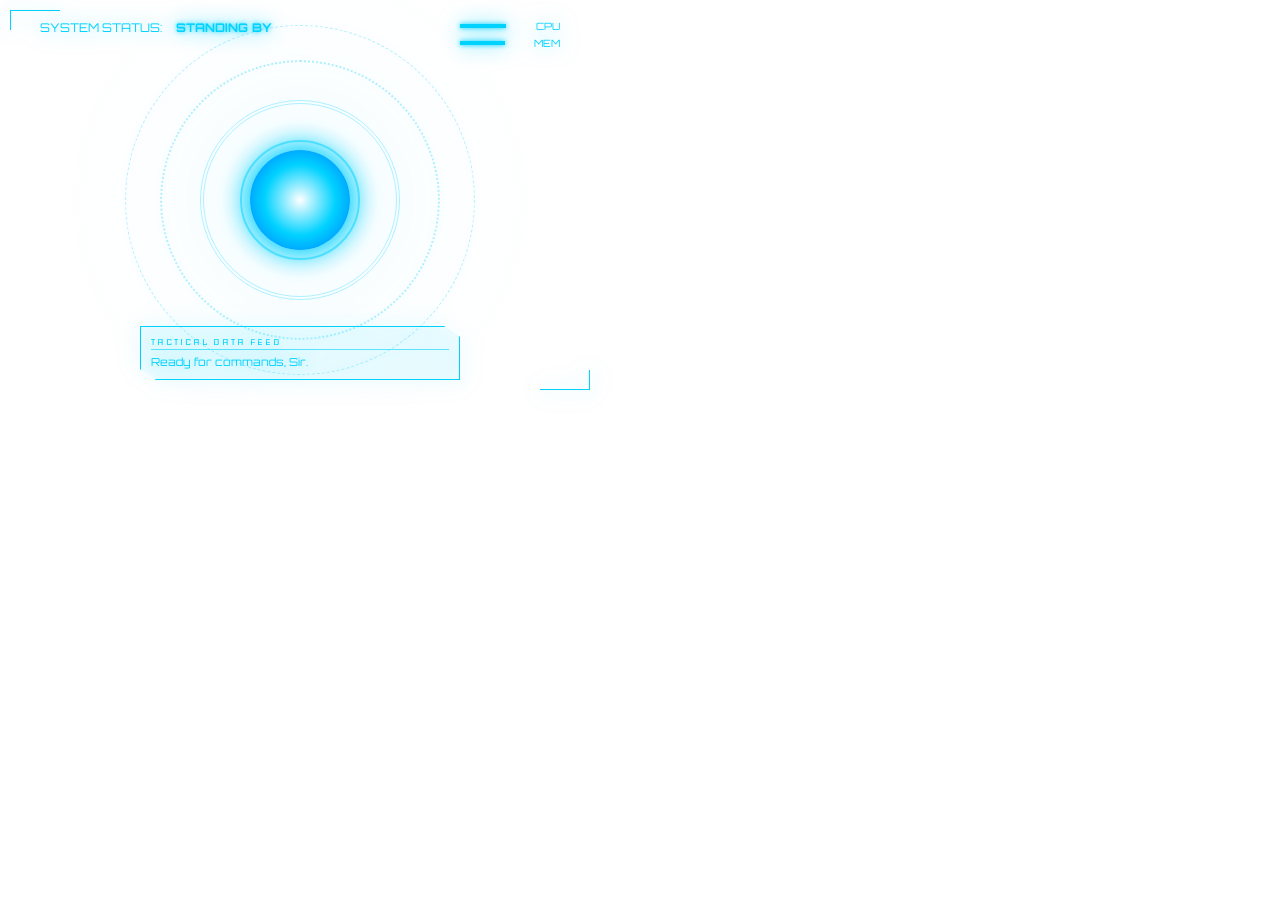
<file: visualizer/index.html>
<!DOCTYPE html>
<html lang="en">
<head>
    <meta charset="UTF-8">
    <title>J.A.R.V.I.S. Holographic HUD</title>
    <link rel="stylesheet" href="style.css">
    <link href="https://fonts.googleapis.com/css2?family=Orbitron:wght@400;700&family=Iceland&display=swap" rel="stylesheet">
</head>
<body class="idle">
    <div class="hologram-container">
        <!-- Holographic Rings -->
        <div class="rings">
            <div class="ring outer"></div>
            <div class="ring middle"></div>
            <div class="ring inner"></div>
        </div>

        <!-- System Core -->
        <div class="core-container">
            <div class="core">
                <div class="core-glow"></div>
                <div class="core-inner"></div>
            </div>
        </div>

        <!-- Status & Data Feed -->
        <div class="hud-elements">
            <div class="status-box">
                <span class="label">SYSTEM STATUS:</span>
                <span class="value" id="status-text">STANDING BY</span>
            </div>
            
            <div class="diagnostics">
                <div class="stat"><div class="bar" id="cpu-bar"></div><span>CPU</span></div>
                <div class="stat"><div class="bar" id="mem-bar"></div><span>MEM</span></div>
            </div>

            <div class="data-feed">
                <div class="feed-header">TACTICAL DATA FEED</div>
                <div class="feed-content" id="data-content">
                    Ready for commands, Sir.
                </div>
            </div>
        </div>

        <!-- Peripheral Decorative Elements -->
        <div class="decor-line top-left"></div>
        <div class="decor-line bottom-right"></div>
    </div>

    <script src="script.js"></script>
</body>
</html>
</file>
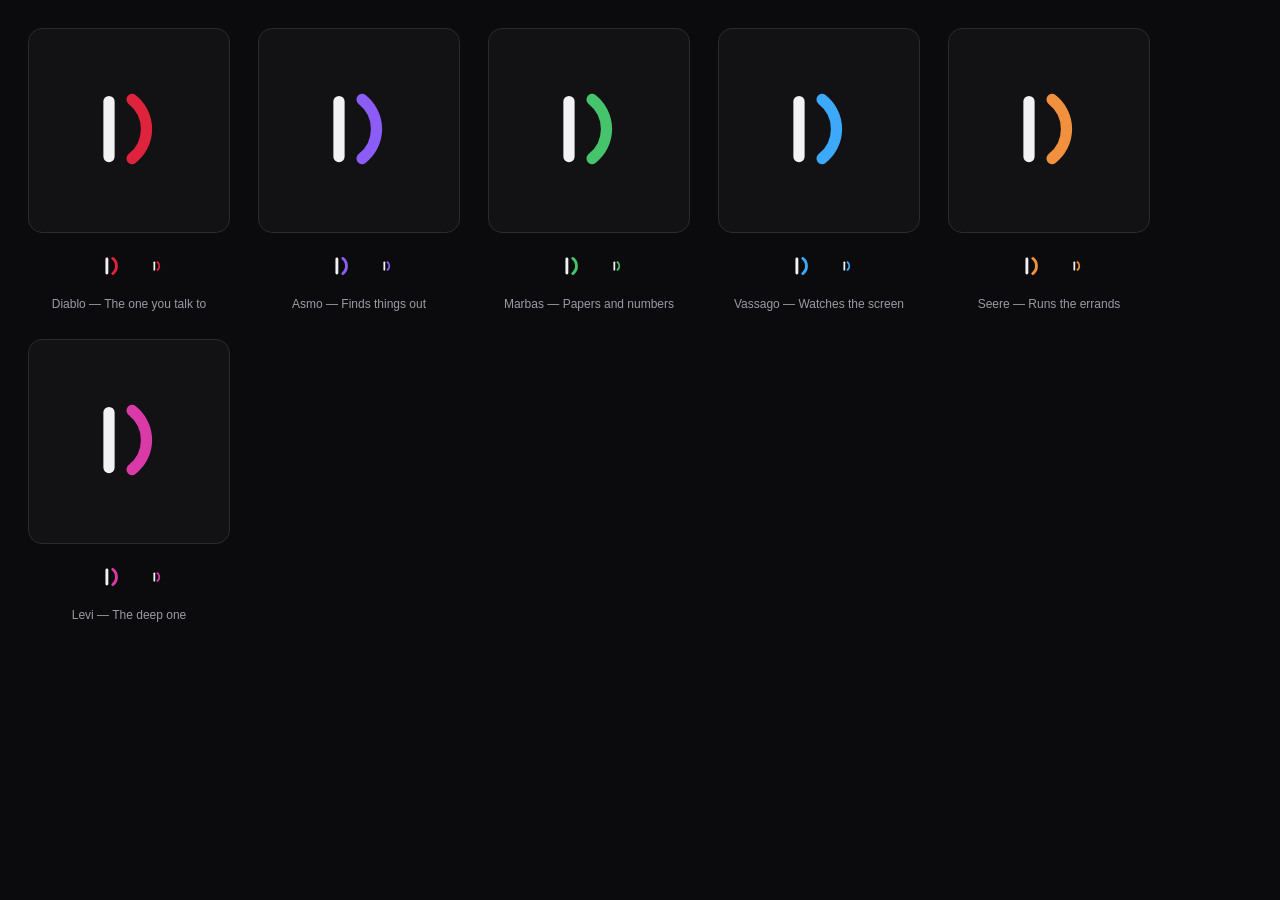
<file: app/preview.html>
<!doctype html>
<html><head><meta charset="utf-8"><title>Agents</title>
<style>
  body { background:#0B0B0D; color:#F2F2F4; font:14px -apple-system,sans-serif;
         margin:0; padding:28px; display:flex; gap:28px; flex-wrap:wrap; }
  figure { margin:0; text-align:center; }
  .big { background:#121215; border:1px solid #2A2A31; border-radius:14px; padding:10px; }
  figcaption { margin-top:8px; font-size:12px; color:#9B9BA5; }
  .small { display:flex; gap:10px; align-items:center; margin-top:10px; justify-content:center; }
</style></head>
<body>
<div id="out" style="display:flex;gap:28px;flex-wrap:wrap"></div>
<script type="module">
  import { mascot, AGENTS } from './mascot.js';
  document.getElementById('out').innerHTML = AGENTS.map(a => `
    <figure>
      <div class="big">${mascot({accent:a.accent, eye:a.eye, mouth:a.mouth, size:180})}</div>
      <div class="small">
        ${mascot({accent:a.accent, eye:a.eye, mouth:a.mouth, size:46, wave:false})}
        ${mascot({accent:a.accent, eye:a.eye, mouth:a.mouth, size:24, wave:false})}
      </div>
      <figcaption>${a.name} — ${a.role}</figcaption>
    </figure>`).join('');
</script>
</body></html>
</file>
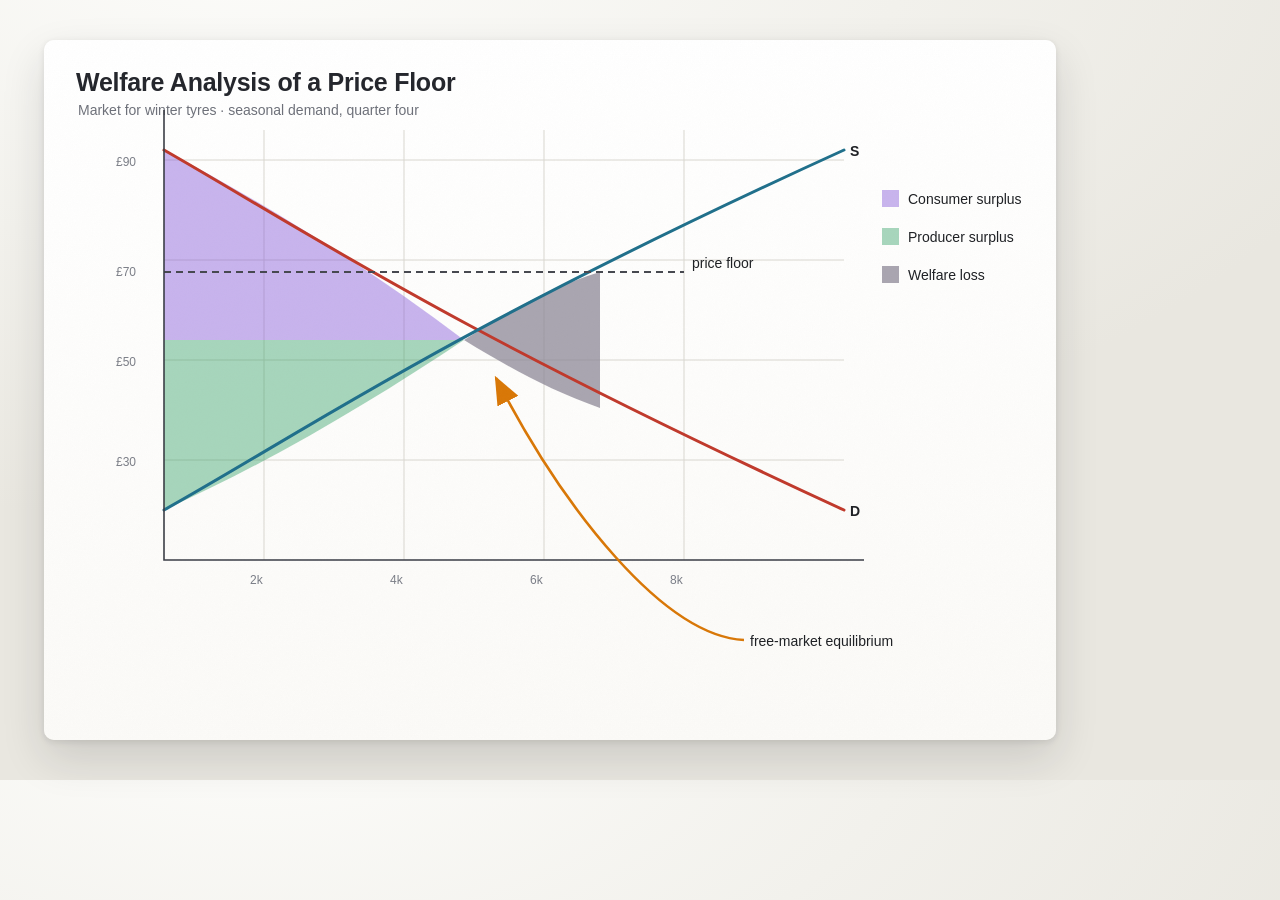
<file: tests/fixtures/real/econ_diagram.html>
<!doctype html>
<meta charset="utf-8">
<title>Welfare Analysis of a Price Floor</title>
<style>
  @page { size: 1100px 780px; margin: 0; }
  html, body { margin: 0; padding: 0; }
  body {
    width: 1100px; height: 780px;
    font: 15px/1.5 "Helvetica Neue", Helvetica, Arial, sans-serif;
    color: #23252b;
    background:
      radial-gradient(1200px 600px at 20% -10%, #fdfdfb 0%, #f2f1ec 55%, #e9e7e0 100%);
  }
  .card {
    position: absolute; left: 44px; top: 40px; width: 1012px; height: 700px;
    background: linear-gradient(178deg, #ffffff 0%, #fbfaf7 100%);
    border-radius: 10px;
    box-shadow: 0 18px 44px rgba(28,28,34,.14), 0 2px 6px rgba(28,28,34,.10);
  }
  h1 { position: absolute; left: 76px; top: 64px; margin: 0;
       font-size: 25px; font-weight: 600; letter-spacing: -.01em; }
  .sub { position: absolute; left: 78px; top: 100px; font-size: 14px; color: #6d7079; }
  svg { position: absolute; left: 44px; top: 40px; }
  .axis { stroke: #3a3d45; stroke-width: 1.6; fill: none; }
  .grid { stroke: #d9d7d0; stroke-width: 1; }
  .tick { font-size: 12px; fill: #7a7d86; }
  .curve-d { stroke: #c0392b; stroke-width: 3; fill: none; stroke-linecap: round; }
  .curve-s { stroke: #1f6f8b; stroke-width: 3; fill: none; stroke-linecap: round; }
  .floor   { stroke: #46484f; stroke-width: 1.8; stroke-dasharray: 7 5; fill: none; }
  .anno    { font-size: 14px; fill: #1e2024; }
  .legend  { font-size: 14px; fill: #1e2024; }
</style>
<body>
<div class="card"></div>
<h1>Welfare Analysis of a Price Floor</h1>
<div class="sub">Market for winter tyres &middot; seasonal demand, quarter four</div>

<svg width="1012" height="700" viewBox="0 0 1012 700">
  <defs>
    <filter id="grain"><feTurbulence type="fractalNoise" baseFrequency="0.85"
      numOctaves="2" result="n"/><feColorMatrix in="n" type="saturate" values="0"/>
      <feComponentTransfer><feFuncA type="linear" slope="0.055"/></feComponentTransfer>
    </filter>
    <marker id="head" markerWidth="11" markerHeight="9" refX="10" refY="4.5"
            orient="auto"><path d="M0,0 L11,4.5 L0,9 z" fill="#d97706"/></marker>
  </defs>

  <!-- gridlines -->
  <g class="grid">
    <line x1="120" y1="120" x2="800" y2="120"/><line x1="120" y1="220" x2="800" y2="220"/>
    <line x1="120" y1="320" x2="800" y2="320"/><line x1="120" y1="420" x2="800" y2="420"/>
    <line x1="220" y1="90"  x2="220" y2="520"/><line x1="360" y1="90" x2="360" y2="520"/>
    <line x1="500" y1="90"  x2="500" y2="520"/><line x1="640" y1="90" x2="640" y2="520"/>
  </g>

  <!-- CONSUMER SURPLUS: violet, the only violet thing in the picture -->
  <path d="M120,110 C230,168 330,232 420,300 L120,300 Z"
        fill="#7c4dd6" fill-opacity="0.42"/>
  <!-- PRODUCER SURPLUS: green -->
  <path d="M120,470 C230,420 330,360 420,300 L120,300 Z"
        fill="#2e9e63" fill-opacity="0.42"/>
  <!-- DEADWEIGHT LOSS: warm grey, right of the crossing -->
  <path d="M420,300 C470,268 510,246 556,232 L556,368 C505,350 466,328 420,300 Z"
        fill="#8a8494" fill-opacity="0.72"/>

  <!-- curves, genuinely curved -->
  <path class="curve-d" d="M120,110 C260,190 400,286 800,470"/>
  <path class="curve-s" d="M120,470 C260,392 400,292 800,110"/>
  <path class="floor" d="M120,232 L640,232"/>

  <!-- axes and ticks -->
  <path class="axis" d="M120,70 L120,520 L820,520"/>
  <text class="tick" x="72"  y="126">£90</text>
  <text class="tick" x="72"  y="236">£70</text>
  <text class="tick" x="72"  y="326">£50</text>
  <text class="tick" x="72"  y="426">£30</text>
  <text class="tick" x="206" y="544">2k</text>
  <text class="tick" x="346" y="544">4k</text>
  <text class="tick" x="486" y="544">6k</text>
  <text class="tick" x="626" y="544">8k</text>
  <text class="anno" x="806" y="476" fill="#c0392b" font-weight="600">D</text>
  <text class="anno" x="806" y="116" fill="#1f6f8b" font-weight="600">S</text>
  <text class="anno" x="648" y="228">price floor</text>

  <!-- arrow annotation, pointing at the crossing from the lower right -->
  <path d="M700,600 C620,596 520,470 452,338" stroke="#d97706" stroke-width="2.6"
        fill="none" marker-end="url(#head)"/>
  <text class="anno" x="706" y="606" fill="#9a5b06">free-market equilibrium</text>

  <!-- the legend: every filled area is named HERE, far from the shapes -->
  <g transform="translate(838,150)">
    <rect x="0"  y="0"  width="17" height="17" fill="#7c4dd6" fill-opacity="0.42"/>
    <text class="legend" x="26" y="14">Consumer surplus</text>
    <rect x="0"  y="38" width="17" height="17" fill="#2e9e63" fill-opacity="0.42"/>
    <text class="legend" x="26" y="52">Producer surplus</text>
    <rect x="0"  y="76" width="17" height="17" fill="#8a8494" fill-opacity="0.72"/>
    <text class="legend" x="26" y="90">Welfare loss</text>
  </g>

  <rect x="0" y="0" width="1012" height="700" filter="url(#grain)" opacity="0.5"
        pointer-events="none"/>
</svg>
</body>
</file>
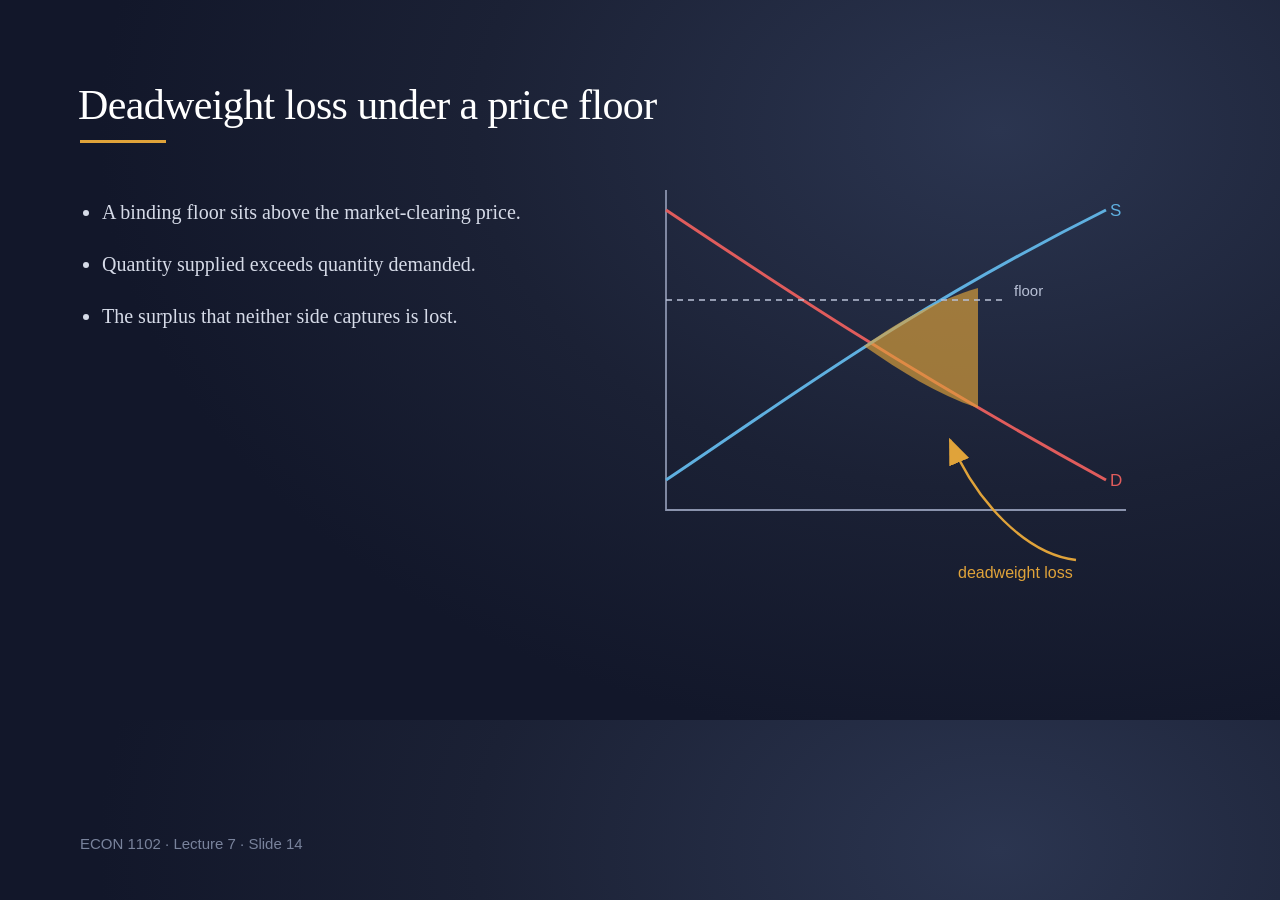
<file: tests/fixtures/real/lecture_slide.html>
<!doctype html>
<meta charset="utf-8">
<title>Deadweight Loss — Lecture 7</title>
<style>
  html,body{margin:0;padding:0}
  body{width:1280px;height:720px;
    font:19px/1.6 Georgia,"Times New Roman",serif;color:#f4f2ee;
    background:radial-gradient(900px 620px at 78% 18%,#2b3550 0%,#1b2135 58%,#12172a 100%);}
  h1{position:absolute;left:78px;top:72px;margin:0;font-size:42px;
     font-weight:normal;letter-spacing:-.015em;color:#fff;}
  .rule{position:absolute;left:80px;top:140px;width:86px;height:3px;background:#e0a33a;}
  ul{position:absolute;left:78px;top:196px;width:470px;margin:0;padding-left:24px;
     color:#d6dbe8;font-size:20px;}
  li{margin-bottom:20px;}
  .footer{position:absolute;left:80px;bottom:44px;color:#79839c;font-size:15px;
          font-family:-apple-system,Helvetica,Arial,sans-serif;}
  svg{position:absolute;left:606px;top:150px;}
</style>
<body>
<h1>Deadweight loss under a price floor</h1>
<div class="rule"></div>
<ul>
  <li>A binding floor sits above the market-clearing price.</li>
  <li>Quantity supplied exceeds quantity demanded.</li>
  <li>The surplus that neither side captures is lost.</li>
</ul>
<svg width="600" height="440" viewBox="0 0 600 440">
  <defs><marker id="a" markerWidth="11" markerHeight="9" refX="10" refY="4.5"
    orient="auto"><path d="M0,0 L11,4.5 L0,9 z" fill="#e0a33a"/></marker></defs>
  <path d="M60,40 L60,360 L520,360" stroke="#8a93ad" stroke-width="1.8" fill="none"/>
  <path d="M60,60 C180,140 300,220 500,330" stroke="#e05c5c" stroke-width="3" fill="none"/>
  <path d="M60,330 C180,250 300,160 500,60"  stroke="#5fb0e0" stroke-width="3" fill="none"/>
  <path d="M258,196 C298,168 332,150 372,138 L372,258 C330,244 296,222 258,196 Z"
        fill="#e0a33a" fill-opacity="0.66"/>
  <path d="M60,150 L400,150" stroke="#b9c1d6" stroke-width="1.6"
        stroke-dasharray="6 5" fill="none"/>
  <text x="408" y="146" fill="#b9c1d6" font-size="15" font-family="Helvetica">floor</text>
  <text x="504" y="336" fill="#e05c5c" font-size="17" font-family="Helvetica">D</text>
  <text x="504" y="66"  fill="#5fb0e0" font-size="17" font-family="Helvetica">S</text>
  <path d="M470,410 C420,404 370,352 344,290" stroke="#e0a33a" stroke-width="2.4"
        fill="none" marker-end="url(#a)"/>
  <text x="352" y="428" fill="#e0a33a" font-size="16" font-family="Helvetica">
    deadweight loss</text>
</svg>
<div class="footer">ECON 1102 &middot; Lecture 7 &middot; Slide 14</div>
</body>
</file>
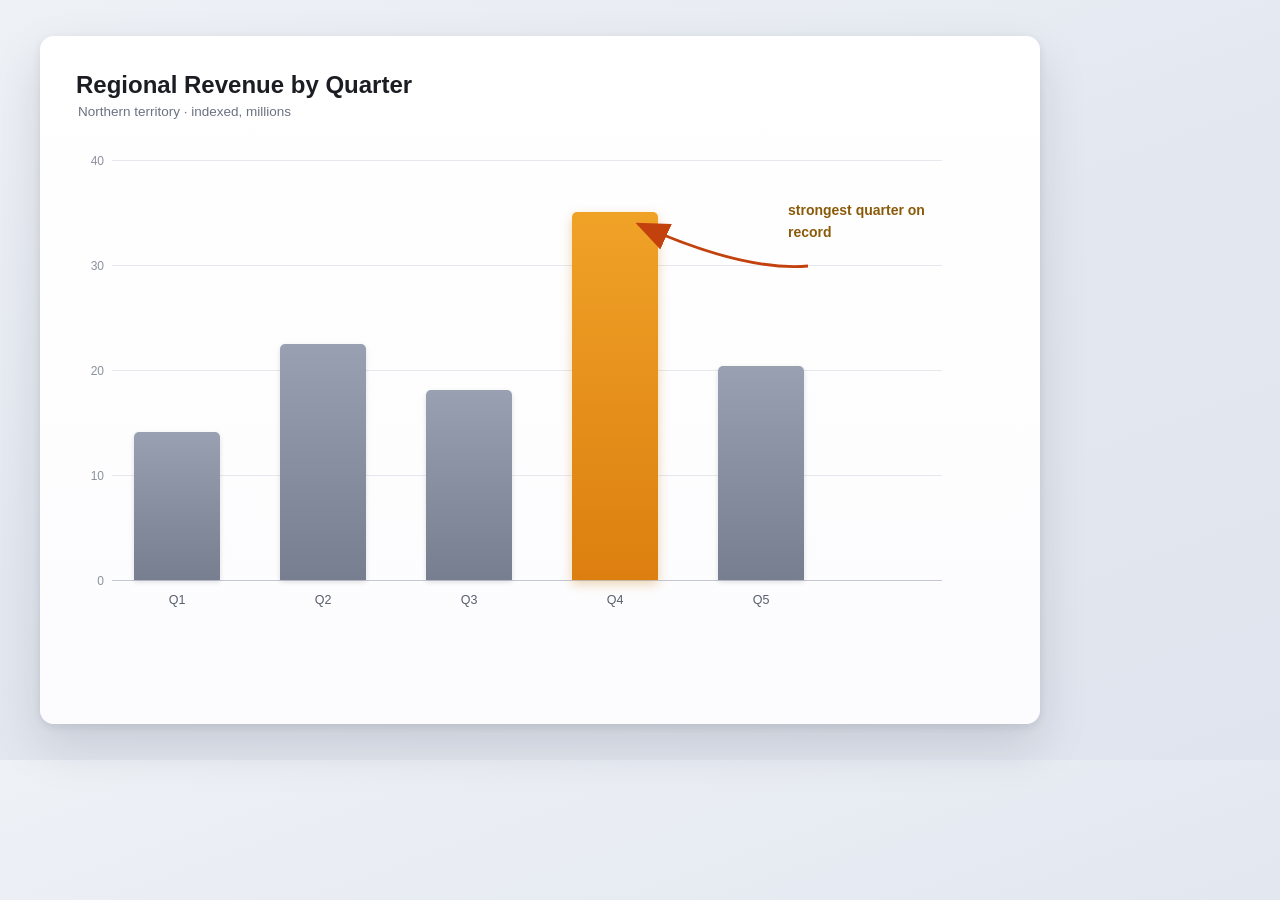
<file: tests/fixtures/real/revenue_chart.html>
<!doctype html>
<meta charset="utf-8">
<title>Regional Revenue by Quarter</title>
<style>
  html,body{margin:0;padding:0}
  body{width:1080px;height:760px;
    font:15px/1.55 -apple-system,"SF Pro Text","Helvetica Neue",Arial,sans-serif;
    color:#1b1d22;
    background:linear-gradient(160deg,#eef1f6 0%,#e3e8f0 48%,#dfe4ee 100%);}
  .panel{position:absolute;left:40px;top:36px;width:1000px;height:688px;
    background:linear-gradient(180deg,#fff 0%,#fcfcfe 100%);border-radius:14px;
    box-shadow:0 22px 50px rgba(22,26,40,.13),0 3px 8px rgba(22,26,40,.09);}
  h1{position:absolute;left:76px;top:66px;margin:0;font-size:24px;font-weight:650;}
  .sub{position:absolute;left:78px;top:102px;color:#6b7280;font-size:13.5px;}
  .plot{position:absolute;left:112px;top:160px;width:830px;height:420px;}
  .gl{position:absolute;left:0;width:830px;height:1px;background:#e6e8ee;}
  .yl{position:absolute;left:-52px;width:44px;text-align:right;
      font-size:12px;color:#8b909b;transform:translateY(-8px);}
  .bar{position:absolute;bottom:0;width:86px;border-radius:5px 5px 0 0;
       background:linear-gradient(180deg,#8d96a8 0%,#6f7890 100%);}
  .bar{background:linear-gradient(180deg,#98a0b1 0%,#767e90 100%);
       box-shadow:0 2px 5px rgba(20,24,35,.13);}
  .bar.hot{background:linear-gradient(180deg,#f0a227 0%,#dc7f10 100%);
           box-shadow:0 4px 12px rgba(200,120,10,.32);}
  .xl{position:absolute;bottom:-30px;width:86px;text-align:center;
      font-size:12.5px;color:#585e6b;}
  .caption{position:absolute;left:788px;top:200px;font-size:14px;color:#8a5a08;
           width:150px;font-weight:600;}
  svg.arrow{position:absolute;left:560px;top:196px;}
</style>
<body>
<div class="panel"></div>
<h1>Regional Revenue by Quarter</h1>
<div class="sub">Northern territory &middot; indexed, millions</div>

<div class="plot" id="plot">
  <div class="gl" style="top:0"></div><div class="yl" style="top:0">40</div>
  <div class="gl" style="top:105px"></div><div class="yl" style="top:105px">30</div>
  <div class="gl" style="top:210px"></div><div class="yl" style="top:210px">20</div>
  <div class="gl" style="top:315px"></div><div class="yl" style="top:315px">10</div>
  <div class="gl" style="top:420px;background:#c3c7d1"></div>
  <div class="yl" style="top:420px">0</div>

  <div class="bar" style="left:22px;height:148px"></div>
  <div class="xl"  style="left:22px">Q1</div>
  <div class="bar" style="left:168px;height:236px"></div>
  <div class="xl"  style="left:168px">Q2</div>
  <div class="bar" style="left:314px;height:190px"></div>
  <div class="xl"  style="left:314px">Q3</div>
  <div class="bar hot" style="left:460px;height:368px"></div>
  <div class="xl"  style="left:460px">Q4</div>
  <div class="bar" style="left:606px;height:214px"></div>
  <div class="xl"  style="left:606px">Q5</div>
</div>

<svg class="arrow" width="300" height="120">
  <defs><marker id="h2" markerWidth="12" markerHeight="10" refX="11" refY="5"
    orient="auto"><path d="M0,0 L12,5 L0,10 z" fill="#c2410c"/></marker></defs>
  <path d="M248,70 C200,74 140,56 78,28" stroke="#c2410c" stroke-width="2.8"
        fill="none" marker-end="url(#h2)"/>
</svg>
<div class="caption">strongest quarter on record</div>
</body>
</file>
<file: visualizer/style.css>
:root {
    --cyan: #00d2ff;
    --blue: #0072ff;
    --glow: rgba(0, 210, 255, 0.6);
    --bg-trans: rgba(0, 0, 0, 0);
    --data-bg: rgba(0, 210, 255, 0.05);
}

* {
    margin: 0;
    padding: 0;
    box-sizing: border-box;
    font-family: 'Orbitron', sans-serif;
}

body {
    background-color: transparent !important;
    width: 600px; /* HUD Size */
    height: 400px;
    overflow: hidden;
    color: var(--cyan);
    display: flex;
    justify-content: center;
    align-items: center;
}

.hologram-container {
    position: relative;
    width: 100%;
    height: 100%;
    background: radial-gradient(circle, rgba(0, 210, 255, 0.02) 0%, transparent 70%);
    display: flex;
    justify-content: center;
    align-items: center;
    filter: drop-shadow(0 0 10px var(--glow));
}

/* RINGS */
.rings {
    position: absolute;
    display: flex;
    justify-content: center;
    align-items: center;
}

.ring {
    position: absolute;
    border: 1px solid var(--cyan);
    border-radius: 50%;
    opacity: 0.3;
    transition: all 0.5s ease;
}

.outer {
    width: 350px;
    height: 350px;
    border-style: dashed;
    animation: rotate 20s linear infinite;
}

.middle {
    width: 280px;
    height: 280px;
    border-width: 2px;
    border-style: dotted;
    animation: rotate-reverse 15s linear infinite;
}

.inner {
    width: 200px;
    height: 200px;
    border-width: 4px;
    border-style: double;
    animation: rotate 10s linear infinite;
}

/* CORE */
.core-container {
    position: relative;
    z-index: 10;
}

.core {
    width: 100px;
    height: 100px;
    background: radial-gradient(circle, #fff 0%, var(--cyan) 50%, var(--blue) 100%);
    border-radius: 50%;
    box-shadow: 0 0 30px var(--cyan);
    transition: all 0.3s ease;
}

.core-glow {
    position: absolute;
    top: -10px;
    left: -10px;
    right: -10px;
    bottom: -10px;
    border: 2px solid var(--cyan);
    border-radius: 50%;
    opacity: 0.5;
    animation: pulse 2s infinite;
}

/* STATES */
body.listening .core {
    transform: scale(1.2);
    box-shadow: 0 0 60px var(--cyan);
}

body.speaking .ring {
    opacity: 0.8;
    border-width: 3px;
}

body.speaking .core {
    animation: talking-pulse 0.4s infinite alternate;
}

/* HUD ELEMENTS */
.hud-elements {
    position: absolute;
    width: 100%;
    height: 100%;
    pointer-events: none;
}

.status-box {
    position: absolute;
    top: 20px;
    left: 40px;
    font-size: 12px;
}

.status-box .value {
    font-weight: bold;
    margin-left: 10px;
    text-shadow: 0 0 5px var(--cyan);
}

.diagnostics {
    position: absolute;
    top: 20px;
    right: 40px;
    width: 100px;
}

.stat {
    display: flex;
    align-items: center;
    gap: 10px;
    font-size: 10px;
    margin-bottom: 5px;
}

.stat .bar {
    flex-grow: 1;
    height: 4px;
    background: rgba(255, 255, 255, 0.1);
    position: relative;
}

.stat .bar::after {
    content: '';
    position: absolute;
    left: 0;
    top: 0;
    height: 100%;
    width: 70%;
    background: var(--cyan);
    box-shadow: 0 0 5px var(--cyan);
}

.data-feed {
    position: absolute;
    bottom: 20px;
    left: 50%;
    transform: translateX(-50%);
    width: 320px;
    background: var(--data-bg);
    border: 1px solid var(--cyan);
    padding: 10px;
    font-size: 11px;
    clip-path: polygon(0 0, 95% 0, 100% 20%, 100% 100%, 5% 100%, 0 80%);
}

.feed-header {
    border-bottom: 1px solid var(--glow);
    margin-bottom: 5px;
    padding-bottom: 2px;
    font-family: 'Iceland', sans-serif;
    letter-spacing: 2px;
}

/* DECOR */
.decor-line {
    position: absolute;
    border: 1px solid var(--cyan);
}

.top-left {
    top: 10px;
    left: 10px;
    width: 50px;
    height: 20px;
    border-right: none;
    border-bottom: none;
}

.bottom-right {
    bottom: 10px;
    right: 10px;
    width: 50px;
    height: 20px;
    border-left: none;
    border-top: none;
}

/* ANIMATIONS */
@keyframes rotate {
    from { transform: rotate(0deg); }
    to { transform: rotate(360deg); }
}

@keyframes rotate-reverse {
    from { transform: rotate(360deg); }
    to { transform: rotate(0deg); }
}

@keyframes pulse {
    0%, 100% { transform: scale(1); opacity: 0.3; }
    50% { transform: scale(1.1); opacity: 0.6; }
}

@keyframes talking-pulse {
    from { transform: scale(1); filter: brightness(1); }
    to { transform: scale(1.05); filter: brightness(1.5); }
}
</file>
